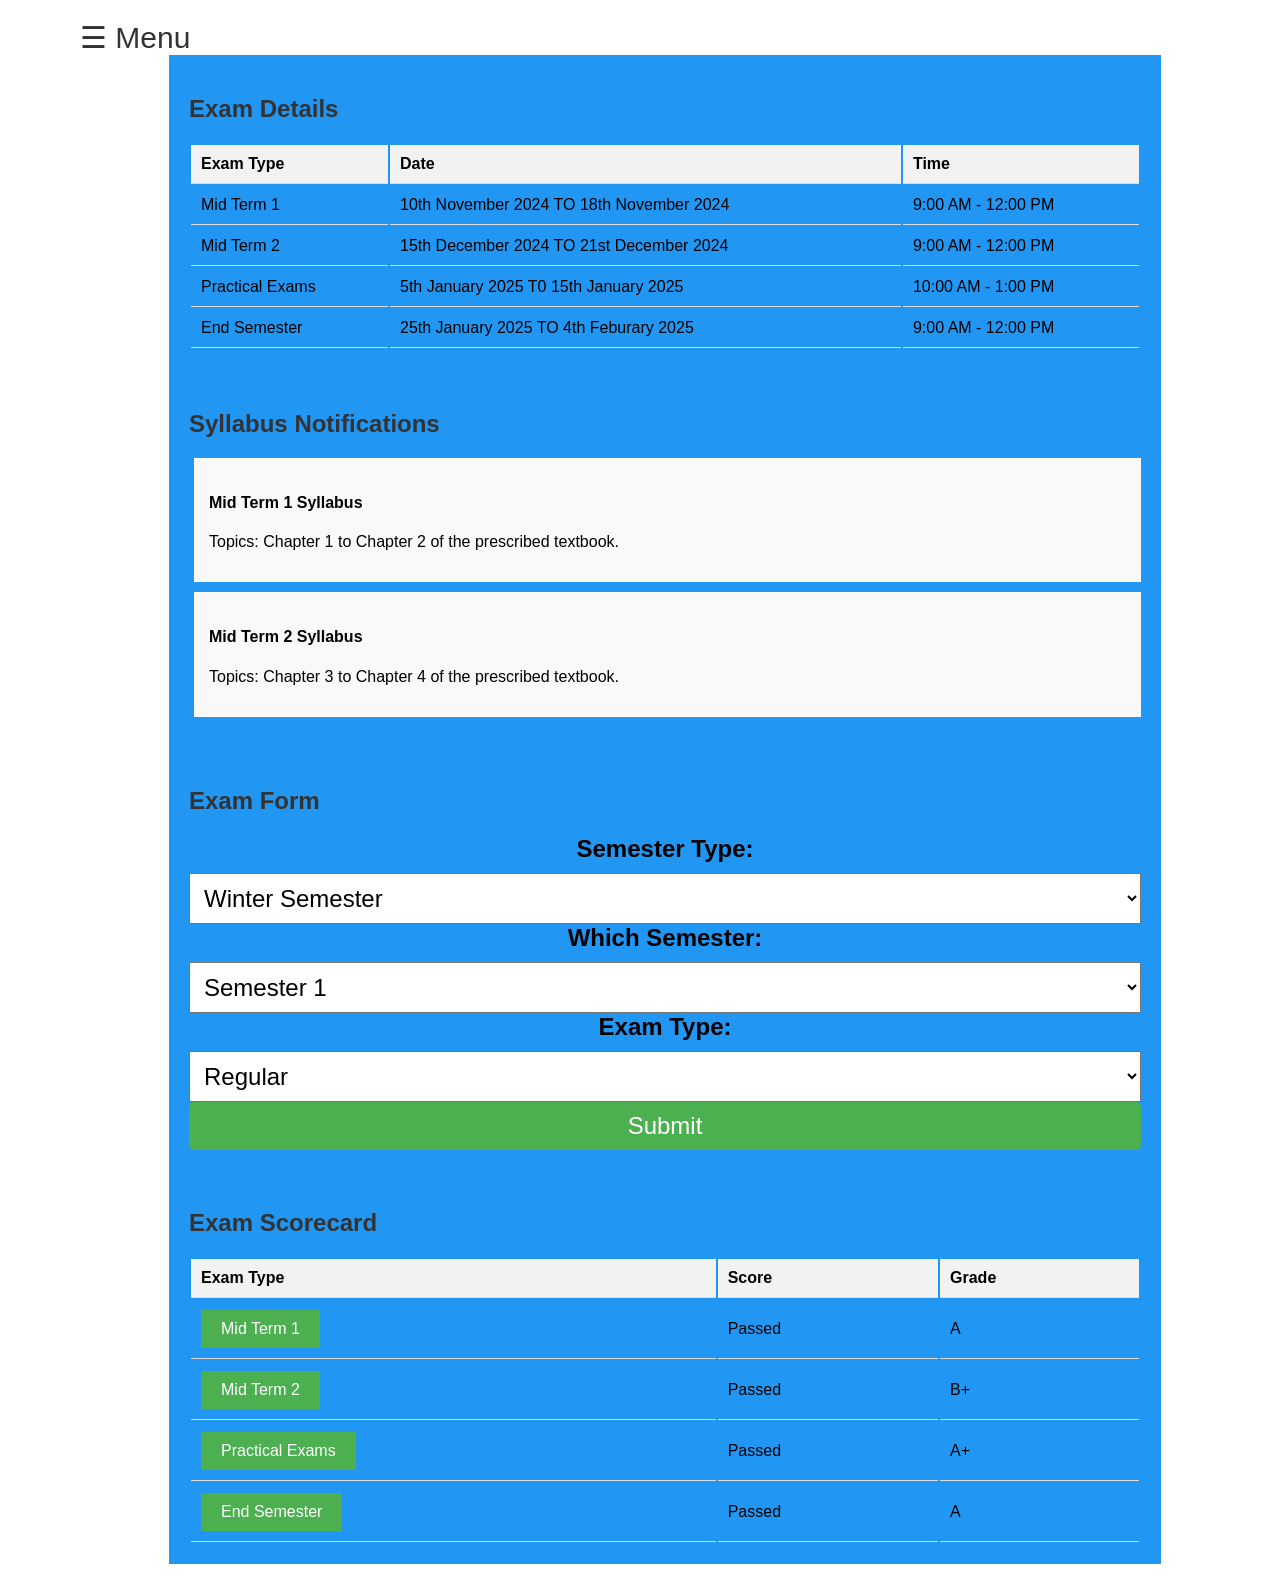
<file: exam.html>
<!DOCTYPE html>
<html lang="en">
<head>
    <meta charset="UTF-8">
    <meta name="viewport" content="width=device-width, initial-scale=1.0">
    <title>Exam Details Portal</title>
    <link rel="stylesheet" href="exam.css">    <style>
    </style>
</head>
<body>

    <!-- Navbar -->
    <div class="navbar" id="navbar">
        <a href="#exam-details">Exam Details</a>
        <a href="#syllabus">Syllabus Notifications</a>
        <a href="#exam-form">Exam Form</a>
        <a href="#scorecard">Exam Scorecard</a>
        <a href="home2.html">Home</a>
    </div>

    <!-- Main content -->
    <div class="main-content" id="mainContent">
        <span class="menu-btn" onclick="toggleNavbar()">&#9776; Menu</span>

        <!-- Exam Details Section -->
        <div class="section" id="exam-details">
            <h2>Exam Details</h2>
            <table>
                <tr>
                    <th>Exam Type</th>
                    <th>Date</th>
                    <th>Time</th>
                </tr>
                <tr>
                    <td>Mid Term 1</td>
                    <td>10th November 2024 TO 18th November 2024</td>
                    <td>9:00 AM - 12:00 PM</td>
                </tr>
                <tr>
                    <td>Mid Term 2</td>
                    <td>15th December 2024 TO 21st December 2024</td>
                    <td>9:00 AM - 12:00 PM</td>
                </tr>
                <tr>
                    <td>Practical Exams</td>
                    <td>5th January 2025 T0 15th January 2025</td>
                    <td>10:00 AM - 1:00 PM</td>
                </tr>
                <tr>
                    <td>End Semester</td>
                    <td>25th January 2025 TO 4th Feburary 2025</td>
                    <td>9:00 AM - 12:00 PM</td>
                </tr>
            </table>
        </div>

        <!-- Syllabus Notifications Section -->
        <div class="section" id="syllabus">
            <h2>Syllabus Notifications</h2>
            <div class="notification">
                <h4>Mid Term 1 Syllabus</h4>
                <p>Topics: Chapter 1 to Chapter 2 of the prescribed textbook.</p>
            </div>
            <div class="notification">
                <h4>Mid Term 2 Syllabus</h4>
                <p>Topics: Chapter 3 to Chapter 4 of the prescribed textbook.</p>
            </div>
        </div>

        <!-- Exam Form Section -->
        <div class="section" id="exam-form">
            <h2>Exam Form</h2>
            <form class="exam-form" onsubmit="handleFormSubmit(event)">
                <!-- Remove the Student's Name and Roll No. fields -->
                <!-- Exam Mode -->
               
        
                <!-- Semester Type -->
                <label for="semester-type">Semester Type:</label>
                <select id="semester-type" name="semester-type" required>
                    <option value="winter">Winter Semester</option>
                    <option value="summer">Summer Semester</option>
                </select>
        
                <!-- Which Semester -->
                <label for="semester">Which Semester:</label>
                <select id="semester" name="semester" required>
                    <option value="1">Semester 1</option>
                    <option value="2">Semester 2</option>
                    <option value="3">Semester 3</option>
                    <option value="4">Semester 4</option>
                    <option value="5">Semester 5</option>
                    <option value="6">Semester 6</option>
                    <option value="7">Semester 7</option>
                    <option value="8">Semester 8</option>
                </select>
        
                <!-- Exam Type -->
                <label for="exam-type">Exam Type:</label>
                <select id="exam-type" name="exam-type" required>
                    <option value="regular">Regular</option>
                    <option value="backlog">Backlog</option>
                </select>
        
                <input type="submit" value="Submit">
            </form>
        </div>

        <!-- Scorecard Section -->
        <div class="section" id="scorecard">
            <h2>Exam Scorecard</h2>
            <table>
                <tr>
                    <th>Exam Type</th>
                    <th>Score</th>
                    <th>Grade</th>
                </tr>
                <tr>
                    <td><button class="exam-btn" onclick="showMidTerm1Score()">Mid Term 1</button></td>
                    <td>Passed</td>
                    <td>A</td>
                </tr>
                <tr>
                    <td><button class="exam-btn" onclick="showMidTerm2Score()">Mid Term 2</button></td>
                    <td>Passed</td>
                    <td>B+</td>
                </tr>
                <tr>
                    <td><button class="exam-btn" onclick="showPracticalScore()">Practical Exams</button></td>
                    <td>Passed</td>
                    <td>A+</td>
                </tr>
                <tr>
                    <td><button class="exam-btn" onclick="showEndSemesterScore()">End Semester</button></td>
                    <td>Passed</td>
                    <td>A</td>
                </tr>
            </table>
            <div class="score-details" id="mid-term-1-score">
                <h3>Mid Term 1 Score Details</h3>
                <table>
                    <tr>
                        <th>Subject</th>
                        <th>Marks</th>
                    </tr>
                    <tr>
                        <td>DMGT</td>
                        <td>25/30</td>
                    </tr>
                    <tr>
                        <td>DSA</td>
                        <td>22/30</td>
                    </tr>
                    <tr>
                        <td>H.E</td>
                        <td>28/30</td>
                    </tr>
                    <tr>
                        <td>MDM</td>
                        <td>24/30</td>
                    </tr>
                    <tr>
                        <td>OPEN ELECTIVE</td>
                        <td>26/30</td>
                    </tr>
                    <tr>
                        <td>EEIM</td>
                        <td>26/30</td>
                    </tr>
                </table>
            </div>
            <div class="score-details" id="mid-term-2-score">
                <h3>Mid Term 2 Score Details</h3>
                <table>
                    <tr>
                        <th>Subject</th>
                        <th>Marks</th>
                    </tr>
                    <tr>
                        <td>DMGT</td>
                        <td>20/30</td>
                    </tr>
                    <tr>
                        <td>DSA</td>
                        <td>25/30</td>
                    </tr>
                    <tr>
                        <td>H.E.</td>
                        <td>24/30</td>
                    </tr>
                    <tr>
                        <td>MDM</td>
                        <td>22/30</td>
                    </tr>
                    <tr>
                        <td>OPEN ELECTIVE</td>
                        <td>27/30</td>
                    </tr>
                    <tr>
                        <td>EEIM</td>
                        <td>27/30</td>
                    </tr>
                </table>
            </div>
            <div class="score-details" id="practical-score">
                <h3>Practical Exams Score Details</h3>
                <table>
                    <tr>
                        <th>Subject</th>
                        <th>Marks</th>
                    </tr>
                    <tr>
                        <td>DSA PRACTICAL</td>
                        <td>35/50</td>
                    </tr>
                </table>
            </div>
            <div class="score-details" id="end-semester-score">
                <h3>End Semester Score Details</h3>
                <table>
                    <tr>
                        <th>Subject</th>
                        <th>Marks</th>
                    </tr>
                    <tr>
                        <td>DMGT</td>
                        <td>42/50</td>
                    </tr>
                    <tr>
                        <td>DSA</td>
                        <td>45/50</td>
                    </tr>
                    <tr>
                        <td>H.E.</td>
                        <td>40/50</td>
                    </tr>
                    <tr>
                        <td>OPEN ELECTIVE</td>
                        <td>43/50</td>
                    </tr>
                    <tr>
                        <td>MDM</td>
                        <td>41/50</td>
                    </tr>
                    <tr>
                        <td>EEIM</td>
                        <td>41/50</td>
                    </tr>
                </table>
            </div>
        </div>
        

    <script src="exam.js">
      
    </script>

</body>
</html>
</file>
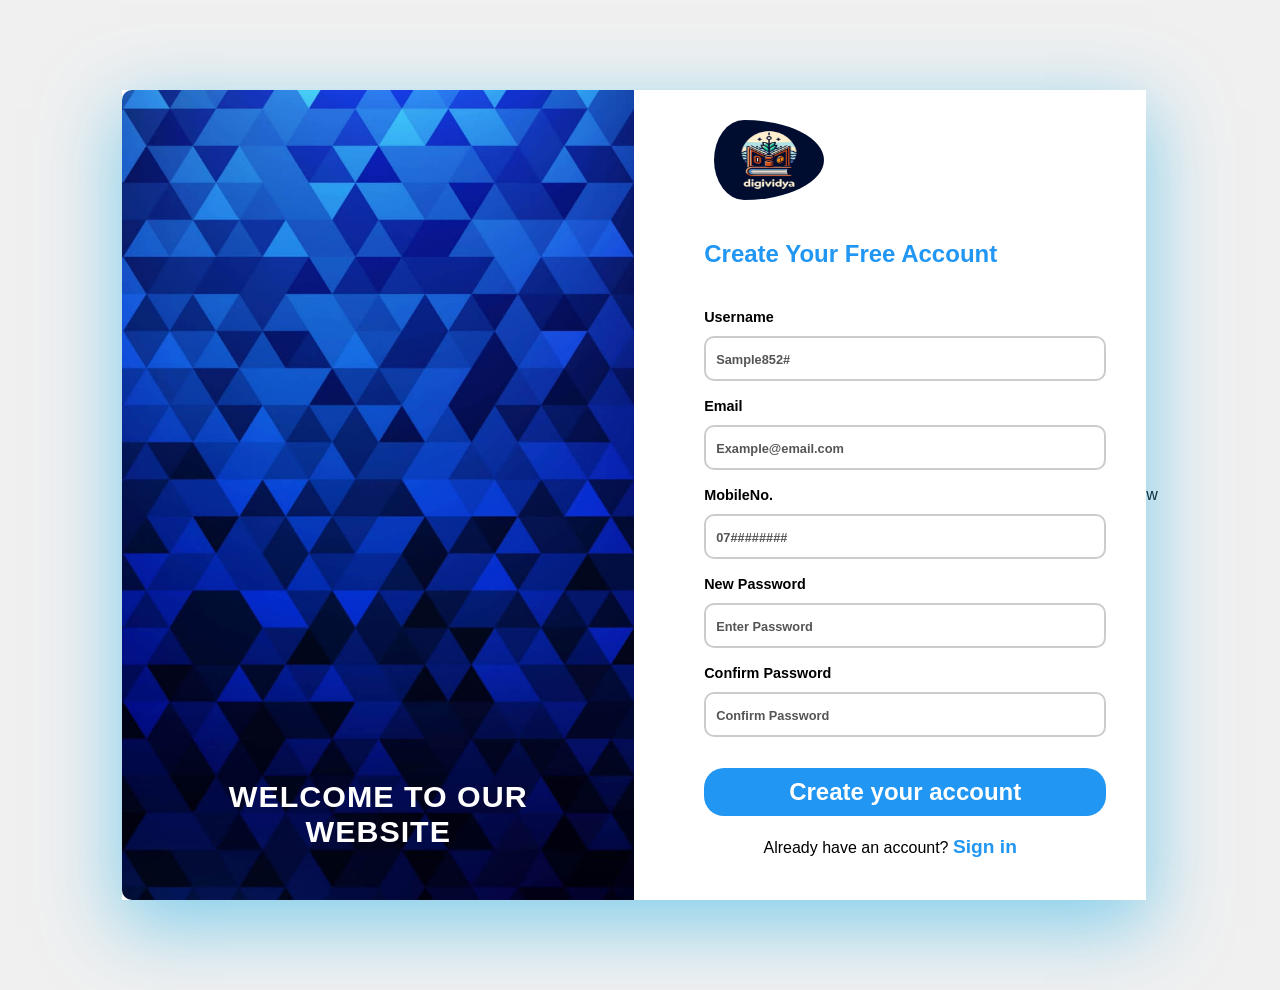
<file: reg.html>
<!DOCTYPE html>
<html lang="en">
<head>
    <meta charset="UTF-8">
    <meta http-equiv="X-UA-Compatible" content="IE=edge">
    <meta name="viewport" content="width=device-width, initial-scale=1.0">
    <link rel="stylesheet" href="reg.css">
    <title>Registration</title>
</head>
<body>

        <div class="container">
            <div class="left-side">
               <p>welcome to our<br>website</p>
            </div>
            
            <div class="content-side">
                <div class="login-heading">
                    <img src="vidya.jpeg" alt="DigiVidya" title="DigiVidya">
                </div>

                   <div class="sub-heading">
                    <p>Create Your Free Account</p>
                   </div>
                   <div id="error"></div>
                   <div class="form">
                    <form action="registration.php" method="post" id="form" >
                        
                        <label for="fname">Username</label><br>
                        <input type="text" id="UserName" name="UserName" class="fname" placeholder="Sample852#" required><br>

                        <label for="email">Email</label><br>
                        <input type="email" id="Email"name="Email" class="email" placeholder="Example@email.com" required><br>

                        
                        <label for="phoneno">MobileNo.</label><br>
                        <input type="tel" id="MobileNo" name="MobileNo" class="phoneno" placeholder="07########" required><br>

                
                        <label for="password">New Password</label><br>
                        <input type="password" id="Npassword" name="Npassword" class="password" placeholder="Enter Password" required><br>

                        <label for="cpassword">Confirm Password</label><br>
                        <input type="password" id="Cpassword" name="Cpassword" class="cpassword" placeholder="Confirm Password" required><br>
                        
                        <input type="submit" id="submit" name="submit" value="Create your account">                    
                        
                    </form>
                   </div>

                   <div class="sign-in-option">
                    <p>Already have an account? <a href="index.html">Sign in</a></p>
                   </div>
            </div>
        </div>
    
</body>
</html>w
</file>
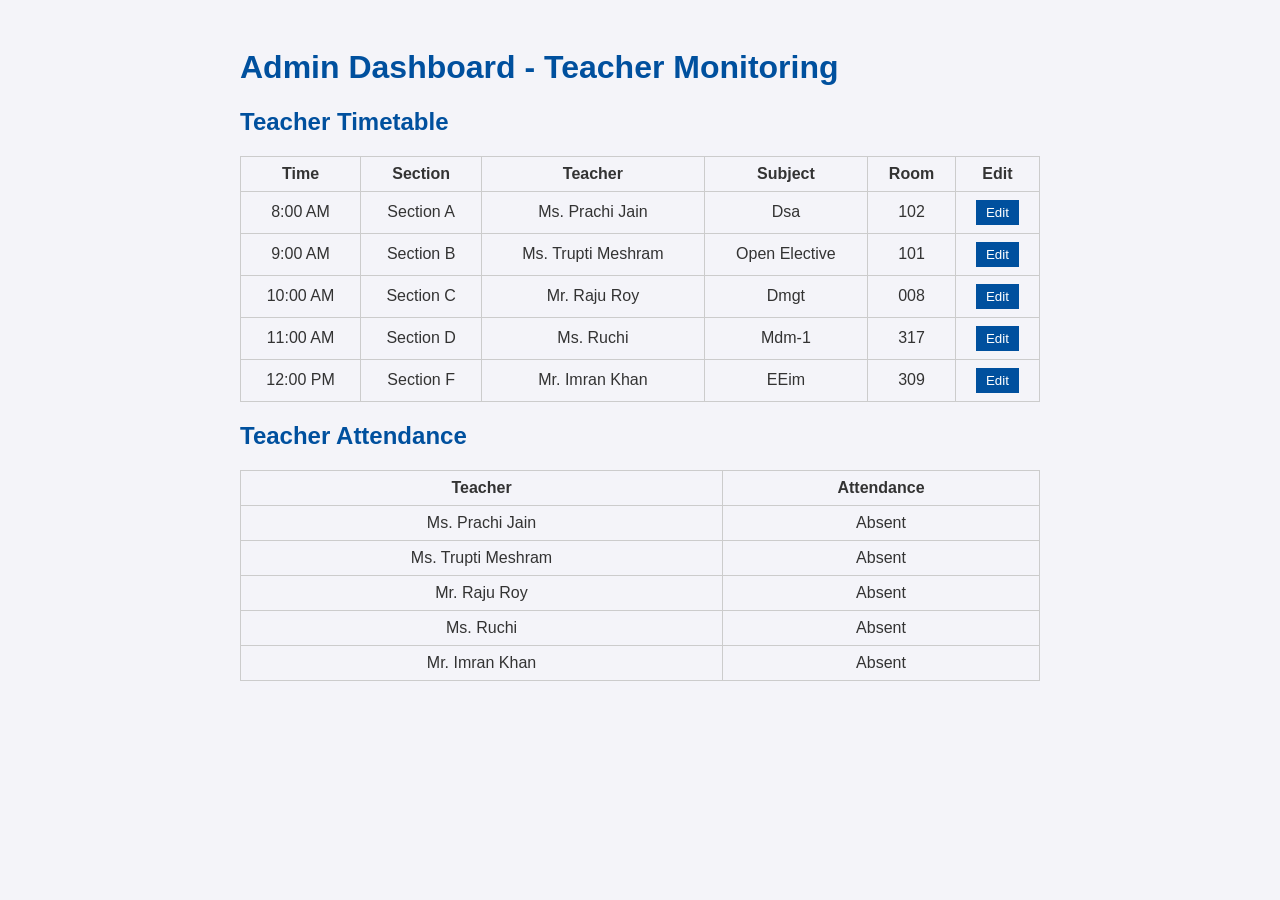
<file: admin/watch.html>
<!DOCTYPE html>
<html lang="en">
<head>
    <meta charset="UTF-8">
    <meta name="viewport" content="width=device-width, initial-scale=1.0">
    <title>Admin Dashboard - Teacher Monitoring</title>
    <style>
        body {
            font-family: Arial, sans-serif;
            background-color: #f4f4f9;
            color: #333;
        }
        h1, h2 {
            color: #00509e;
        }
        .container {
            max-width: 800px;
            margin: auto;
            padding: 20px;
        }
        .table {
            width: 100%;
            border-collapse: collapse;
            margin-bottom: 20px;
        }
        .table th, .table td {
            padding: 8px;
            border: 1px solid #ccc;
            text-align: center;
        }
        .btn {
            padding: 5px 10px;
            background-color: #00509e;
            color: white;
            border: none;
            cursor: pointer;
        }
    </style>
</head>
<body>

<div class="container">
    <h1>Admin Dashboard - Teacher Monitoring</h1>
    
    <!-- Timetable Section -->
    <h2>Teacher Timetable</h2>
    <table class="table" id="timetable">
        <thead>
            <tr>
                <th>Time</th>
                <th>Section</th>
                <th>Teacher</th>
                <th>Subject</th>
                <th>Room</th>
                <th>Edit</th>
            </tr>
        </thead>
        <tbody>
            <!-- JavaScript will populate this table -->
        </tbody>
    </table>
    
    <!-- Attendance Section -->
    <h2>Teacher Attendance</h2>
    <table class="table" id="attendance">
        <thead>
            <tr>
                <th>Teacher</th>
                <th>Attendance</th>
            </tr>
        </thead>
        <tbody>
            <!-- JavaScript will populate this table -->
        </tbody>
    </table>
</div>

<script>
    // Sample data structure for teachers, sections, and timetable
    const teachers = ["Ms. Prachi Jain", "Ms. Trupti Meshram", "Mr. Raju Roy", "Ms. Ruchi", "Mr. Imran Khan"];
    const sections = ["Section A", "Section B", "Section C", "Section D", "Section F"];
    const subjects = ["Dsa", "Open Elective", "Dmgt", "Mdm-1", "EEim"];
    let timetable = [
        { time: "8:00 AM", section: "Section A", teacher: "Ms. Prachi Jain", subject: "Dsa", room: "102" },
        { time: "9:00 AM", section: "Section B", teacher: "Ms. Trupti Meshram", subject: "Open Elective", room: "101" },
        { time: "10:00 AM", section: "Section C", teacher: "Mr. Raju Roy", subject: "Dmgt", room: "008" },
        { time: "11:00 AM", section: "Section D", teacher: "Ms. Ruchi", subject: "Mdm-1", room: "317" },
        { time: "12:00 PM", section: "Section F", teacher: "Mr. Imran Khan", subject: "EEim", room: "309" }
        // Add more class times as needed
    ];

    // Load attendance data from localStorage
    function renderAttendance() {
        const attendanceTable = document.getElementById("attendance").getElementsByTagName("tbody")[0];
        attendanceTable.innerHTML = "";
        const attendance = JSON.parse(localStorage.getItem("attendance")) || {};
        teachers.forEach(teacher => {
            const row = attendanceTable.insertRow();
            row.insertCell(0).textContent = teacher;
            const attendanceStatus = attendance[teacher] || "Absent"; // Default to "Absent" if not marked
            row.insertCell(1).textContent = attendanceStatus;
        });
    }

    // Function to render timetable
    function renderTimetable() {
        const timetableTable = document.getElementById("timetable").getElementsByTagName("tbody")[0];
        timetableTable.innerHTML = "";
        timetable.forEach((entry, index) => {
            const row = timetableTable.insertRow();
            row.insertCell(0).textContent = entry.time;
            row.insertCell(1).textContent = entry.section;
            row.insertCell(2).textContent = entry.teacher;
            row.insertCell(3).textContent = entry.subject;
            row.insertCell(4).textContent = entry.room;
            const editCell = row.insertCell(5);
            const editButton = document.createElement("button");
            editButton.textContent = "Edit";
            editButton.className = "btn";
            editButton.onclick = () => editTimetableEntry(index);
            editCell.appendChild(editButton);
        });
    }

    // Function to edit timetable entries
    function editTimetableEntry(index) {
        const newTeacher = prompt("Enter new teacher:", timetable[index].teacher);
        const newSubject = prompt("Enter new subject:", timetable[index].subject);
        const newRoom = prompt("Enter new room:", timetable[index].room);
        if (newTeacher && newSubject && newRoom) {
            timetable[index].teacher = newTeacher;
            timetable[index].subject = newSubject;
            timetable[index].room = newRoom;
            renderTimetable();
        }
    }

    // Initial render functions to display data
    renderTimetable();
    renderAttendance();
</script>

</body>
</html>
</file>
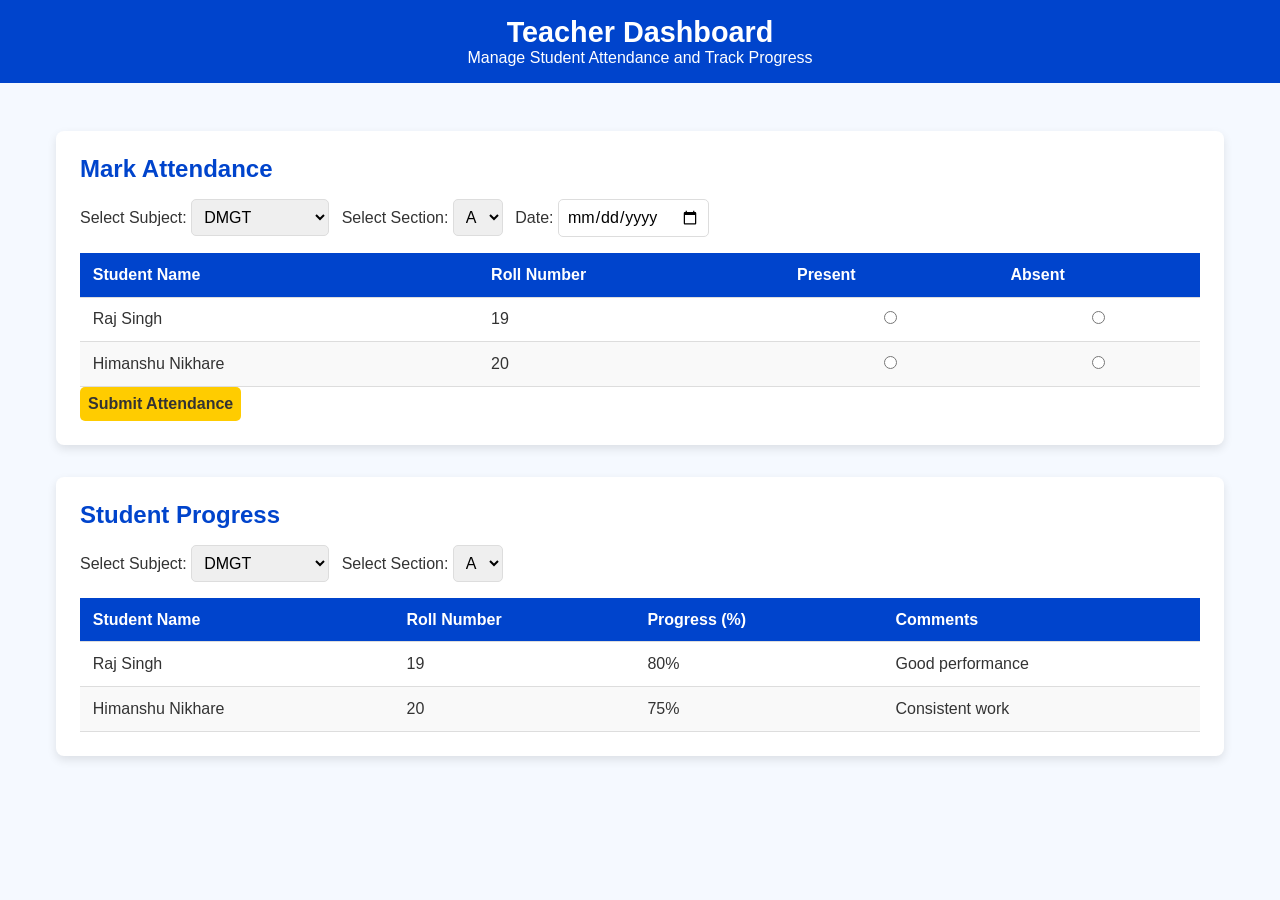
<file: teacher/teach.html>
<!DOCTYPE html>
<html lang="en">
<head>
    <meta charset="UTF-8">
    <meta name="viewport" content="width=device-width, initial-scale=1.0">
    <title>Teacher Dashboard - Attendance & Progress</title>
    <style>
        /* General Reset */
        * {
            margin: 0;
            padding: 0;
            box-sizing: border-box;
            font-family: Arial, sans-serif;
        }
        
        /* Main Theme Colors */
        body {
            background-color: #f5f9ff;
            color: #333;
        }

        .header {
            background-color: #0044cc;
            color: white;
            padding: 1rem;
            text-align: center;
        }

        .header h1 {
            font-size: 1.8rem;
        }

        /* Container */
        .container {
            max-width: 1200px;
            margin: 2rem auto;
            padding: 1rem;
        }

        /* Section Titles */
        h2 {
            color: #0044cc;
            margin-bottom: 1rem;
        }

        /* Attendance and Progress Sections */
        .attendance, .progress {
            background-color: white;
            padding: 1.5rem;
            border-radius: 8px;
            box-shadow: 0 4px 10px rgba(0, 0, 0, 0.1);
            margin-bottom: 2rem;
        }

        /* Dropdowns and Buttons */
        select, input[type="date"], button {
            padding: 0.5rem;
            font-size: 1rem;
            border: 1px solid #ddd;
            border-radius: 5px;
            margin-right: 0.5rem;
        }

        button {
            background-color: #ffcc00;
            border: none;
            cursor: pointer;
            color: #333;
            font-weight: bold;
        }

        button:hover {
            background-color: #e6b800;
        }

        /* Table Styling */
        table {
            width: 100%;
            border-collapse: collapse;
            margin-top: 1rem;
        }

        th, td {
            padding: 0.8rem;
            border-bottom: 1px solid #ddd;
            text-align: left;
        }

        th {
            background-color: #0044cc;
            color: white;
        }

        tr:nth-child(even) {
            background-color: #f9f9f9;
        }
        
        .center {
            text-align: center;
        }
    </style>
</head>
<body>

    <!-- Header -->
    <div class="header">
        <h1>Teacher Dashboard</h1>
        <p>Manage Student Attendance and Track Progress</p>
    </div>

    <!-- Main Container -->
    <div class="container">
        
        <!-- Attendance Section -->
        <section class="attendance">
            <h2>Mark Attendance</h2>
            <label for="subjectSelect">Select Subject:</label>
            <select id="subjectSelect" onchange="updateAttendanceTable()">
                <option value="math">DMGT</option>
                <option value="science">Open Elective</option>
                <option value="history">D.S.A</option>
            </select>

            <label for="sectionSelect">Select Section:</label>
            <select id="sectionSelect" onchange="updateAttendanceTable()">
                <option value="A">A</option>
                <option value="B">B</option>
                <option value="C">C</option>
                <option value="D">D</option>
                <option value="F">F</option>
            </select>
            
            <label for="attendanceDate">Date:</label>
            <input type="date" id="attendanceDate">

            <table>
                <thead>
                    <tr>
                        <th>Student Name</th>
                        <th>Roll Number</th>
                        <th>Present</th>
                        <th>Absent</th>
                    </tr>
                </thead>
                <tbody id="attendanceTable">
                    <!-- Student rows will be dynamically generated -->
                </tbody>
            </table>
            <button onclick="submitAttendance()">Submit Attendance</button>
        </section>

        <!-- Progress Tracking Section -->
        <section class="progress">
            <h2>Student Progress</h2>
            <label for="progressSubject">Select Subject:</label>
            <select id="progressSubject" onchange="updateProgressTable()">
                <option value="math">DMGT</option>
                <option value="science">Open Elective</option>
                <option value="history">D.S.A</option>
            </select>

            <label for="progressSection">Select Section:</label>
            <select id="progressSection" onchange="updateProgressTable()">
                <option value="A">A</option>
                <option value="B">B</option>
                <option value="C">C</option>
                <option value="D">D</option>
                <option value="F">F</option>
            </select>

            <table>
                <thead>
                    <tr>
                        <th>Student Name</th>
                        <th>Roll Number</th>
                        <th>Progress (%)</th>
                        <th>Comments</th>
                    </tr>
                </thead>
                <tbody id="progressTable">
                    <!-- Progress rows will be dynamically generated -->
                </tbody>
            </table>
        </section>
    </div>

    <script>
        // Sample Data
        const studentData = {
            A: [{name: "Raj Singh", roll: "19", progress: 80, comment: "Good performance"}, {name: "Himanshu Nikhare", roll: "20", progress: 75, comment: "Consistent work"}],
            B: [{name: "Pratik Yadav", roll: "45", progress: 70, comment: "Needs improvement"}, {name: "Pratik Yadav", roll: "46", progress: 60, comment: "Focus on assignments"}],
            C: [{name: "Parineet Gupta", roll: "33", progress: 90, comment: "Excellent performance"}, {name: "Rajshree", roll: "34", progress: 85, comment: "Strong participation"}],
            D: [{name: "Adesh Patil", roll: "22", progress: 65, comment: "More focus needed"}, {name: "Simran", roll: "23", progress: 72, comment: "Showing progress"}],
            F: [{name: "Samnata Narde", roll: "43", progress: 50, comment: "Work on basics"}, {name: "Roshni Sharma", roll: "40", progress: 55, comment: "Needs improvement"}],
        };

        function updateAttendanceTable() {
            const section = document.getElementById("sectionSelect").value;
            const tbody = document.getElementById("attendanceTable");
            tbody.innerHTML = "";

            if (studentData[section]) {
                studentData[section].forEach(student => {
                    const row = `<tr>
                        <td>${student.name}</td>
                        <td>${student.roll}</td>
                        <td class="center"><input type="radio" name="attendance_${student.roll}" value="present"></td>
                        <td class="center"><input type="radio" name="attendance_${student.roll}" value="absent"></td>
                    </tr>`;
                    tbody.innerHTML += row;
                });
            }
        }

        function updateProgressTable() {
            const section = document.getElementById("progressSection").value;
            const tbody = document.getElementById("progressTable");
            tbody.innerHTML = "";

            if (studentData[section]) {
                studentData[section].forEach(student => {
                    const row = `<tr>
                        <td>${student.name}</td>
                        <td>${student.roll}</td>
                        <td>${student.progress}%</td>
                        <td>${student.comment}</td>
                    </tr>`;
                    tbody.innerHTML += row;
                });
            }
        }

        function submitAttendance() {
            alert("Attendance submitted successfully!");
        }

        // Initial load
        updateAttendanceTable();
        updateProgressTable();
    </script>

</body>
</html>
</file>
<file: exam.css>
body {
    font-family: Arial, sans-serif;
    margin: 0;
    padding: 0;
    display: flex;
}

/* Style for the navbar */
.navbar {
    position: fixed;
    left: -250px;
    width: 250px;
    height: 100%;
    background-color: #333;
    transition: 0.3s;
    overflow-x: hidden;
    padding-top: 20px;
}

.navbar a {
    padding: 10px 15px;
    text-decoration: none;
    font-size: 18px;
    color: white;
    display: block;
    transition: 0.2s;
}

.navbar a:hover {
    background-color: #575757;
}

/* For the menu icon */
.menu-btn {
    font-size: 30px;
    margin: 10px;
    cursor: pointer;
    color: #333;
}

/* Sections style */
.section {
    margin-left: 30px;
    padding: 20px;
}

/* Push content when navbar is opened */
.main-content {
    margin-left: 50px;
    transition: margin-left 0.3s;
    padding: 20px;
    width: 100%;
}

/* Navbar opened */
.open-navbar .navbar {
    left: 0;
}

.open-navbar .main-content {
    margin-left: 250px;
}

/* Section titles */
.section h2 {
    color: #333;
}

/* Section details */
.section table, .section form {
    width: 100%;
    margin-top: 10px;
}

.section table th, .section table td {
    padding: 10px;
    border-bottom: 1px solid #ddd;
    text-align: left;
}

.section table th {
    background-color: #f2f2f2;
}

/* Syllabus notifications */
.notification {
    background-color: #f9f9f9;
    padding: 15px;
    margin: 10px 0;
    border-left: 5px solid #2196F3;
}

.section {
    margin: 0 auto; /* Center the section */
    width: 80%; /* Set the width to 80% */
    padding: 20px;
    background-color: #2196F3;
}

.exam-form {
    text-align: center; /* Center the form elements */
}

.exam-form label {
    font-size: 24px; /* Increase font size to 24px */
    font-weight: bold; /* Make font bold */
    display: block; /* Display labels as block elements */
    margin-bottom: 10px; /* Add margin bottom to labels */
}

.exam-form select {
    font-size: 24px; /* Increase font size to 24px */
    padding: 10px; /* Add padding to select boxes */
    width: 100%; /* Make select boxes full width */
}

.exam-form input[type="submit"] {
    font-size: 24px; /* Increase font size to 24px */
    padding: 10px 20px; /* Add padding to submit button */
    width: 100%; /* Make submit button full width */
    background-color: #4CAF50; /* Change background color to green */
    color: #ffffff; /* Change text color to white */
    border: none; /* Remove border */
    border-radius: 5px; /* Add border radius */
    cursor: pointer; /* Change cursor to pointer */
}

.exam-form input[type="submit"]:hover {
    background-color: #3e8e41; /* Change background color on hover */
}

.score-details {
    display: none; /* Hide score details by default */
    padding: 20px;
    border: 1px solid #ccc;
    border-radius: 5px;
    box-shadow: 0 0 10px rgba(0, 0, 0, 0.1);
}

.score-details table {
    width: 100%;
    border-collapse: collapse;
}

.score-details th, .score-details td {
    border: 1px solid #ccc;
    padding: 10px;
    text-align: left;
}

.score-details th {
    background-color: #f0f0f0;
}

.exam-btn {
    background-color: #4CAF50;
    color: #ffffff;
    border: none;
    padding: 10px 20px;
    font-size: 16px;
    cursor: pointer;
}

.exam-btn:hover {
    background-color: #3e8e41;
}

.score-details {
    transition: display 0.5s; /* Add transition effect to score details */
}
</file>
<file: reg.css>
* {
    padding: 0;
    margin: 0;
    box-sizing: border-box;
    font-family: sans-serif;
}

:root {
    --main: #2196f3; /* blue theme color */
}

body {
    background-color: #f0f0f0;
    width: 100vw;
    min-height: 110vh;
    display: flex;
    align-items: center;
    justify-content: center;
    overflow-x: hidden;
}

.container {
    width: 80%;
    height: 810px;
    position: relative;
    box-shadow: rgba(50, 180, 231, 0.56) 0px 22px 70px 4px;
    background-color: #fff;
}

.container .left-side {
    background-image: url("gg.jpg");
    width: 50%;
    position: absolute;
    height: 100%;
    background-position: top;
    background-size: cover;
    border-radius: 10px 0px 0px 10px;
}

.container .content-side {
    position: absolute;
    height: 100%;
    width: 50%;
    left: 50%;
    padding: 30px;
    background-color: #fff;
    border-radius: 0px 10px 10px 0px;
}

.login-heading {
    width: 100%;
    height: 80px;
}

img {
    height: 50rem;
    width: 10rem;
    border-radius: 50%;
}

.login-heading img {
    height: 100%;
    padding-left: 50px;
}

.sub-heading {
    width: 100%;
    margin-top: 40px;
    padding-left: 40px;
    margin-bottom: 30px;
}

.sub-heading p {
    font-weight: bold;
    font-size: 1.5rem;
    color: var(--main);
}

.left-side p {
    position: relative;
    top: 85%;
    font-weight: bold;
    text-transform: uppercase;
    letter-spacing: 1px;
    text-align: center;
    font-size: 1.9rem;
    color: #fff;
}

.form {
    width: 100%;
    min-height: 20%;
    padding: 10px;
    padding-left: 40px;
}

.form input[type="text"], .form input[type="email"], .form input[type="tel"], .form input[type="password"] {
    padding: 10px;
    width: 100%;
    border: 2px solid #ccc;
    outline: none;
    border-radius: 10px;
    background-color: transparent;
    font-weight: bold;
    font-size: 1.1rem;
    margin: 10px 0px 16px 0px;
}

.form label {
    font-weight: 600;
    font-size: 0.9rem;
}

::placeholder {
    color: #555;
    font-weight: bold;
    font-size: 0.8rem;
}

#submit {
    width: 100%;
    outline: none;
    border: none;
    padding: 10px;
    margin-top: 15px;
    border-radius: 20px;
    transition: all .5s ease;
    cursor: pointer;
    background-color: var(--main);
    color: #fff;
    font-size: 1.5rem;
    font-weight: bold;
}

#submit:hover {
    background-color: #0b7bff;
    color: #fff;
}

.sign-in-option {
    width: 100%;
    display: block;
    text-align: center;
    padding: 10px;
}

.sign-in-option p {
    font-weight: 500;
}

.sign-in-option a {
    text-decoration: none;
    font-weight: bold;
    color: var(--main);
    font-size: 1.2rem;
}

@media (max-width: 992px) {
    .image-side {
        display: none;
    }

    .container .content-side {
        width: 100%;
        left: 0;
        height: 100%;
        border-radius: 10px;
    }

    .form {
        padding: 0;
    }
}
</file>
